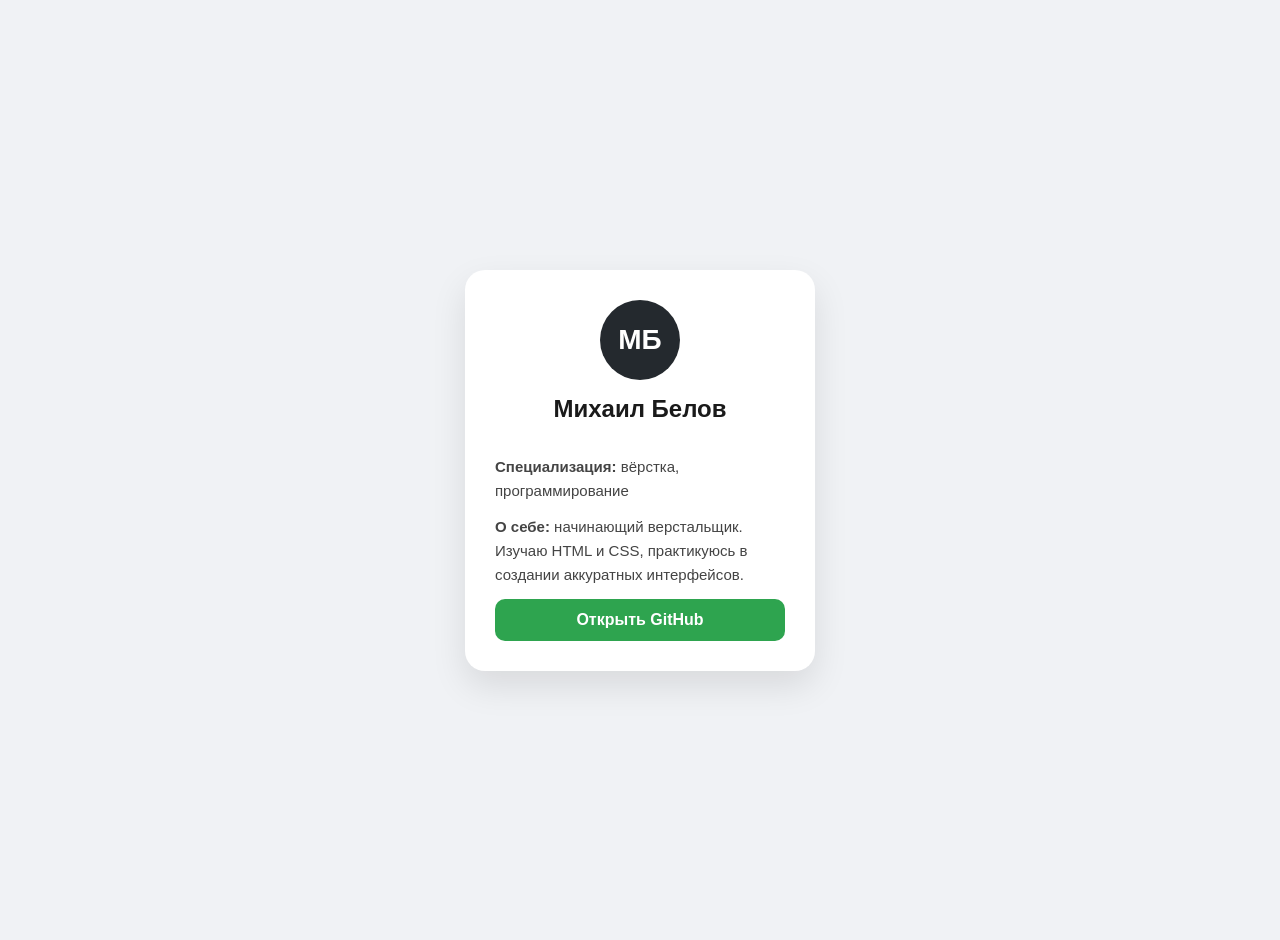
<file: business-card/index.html>
<!DOCTYPE html>
<html lang="ru">
<head>
    <meta charset="UTF-8">
    <meta name="viewport" content="width=device-width, initial-scale=1.0">
    <title>Визитка Михаила</title>
    <link rel="stylesheet" href="style.css">
</head>
<body>

    <div class="card">
        
        <div class="avatar">МБ</div>

       
        <h2 class="user-name">Михаил Белов</h2>
        
        
        <div class="info">
            <p><strong>Специализация:</strong> вёрстка, программирование</p>
            <p><strong>О себе:</strong> начинающий верстальщик. Изучаю HTML и CSS, практикуюсь в создании аккуратных интерфейсов.</p>
        </div>
        
       <a href="https://github.com/mikhail-dev1/css-practice" class="btn" target="_blank">
            Открыть GitHub
        </a>
    </div>

</body>
</html>
</file>
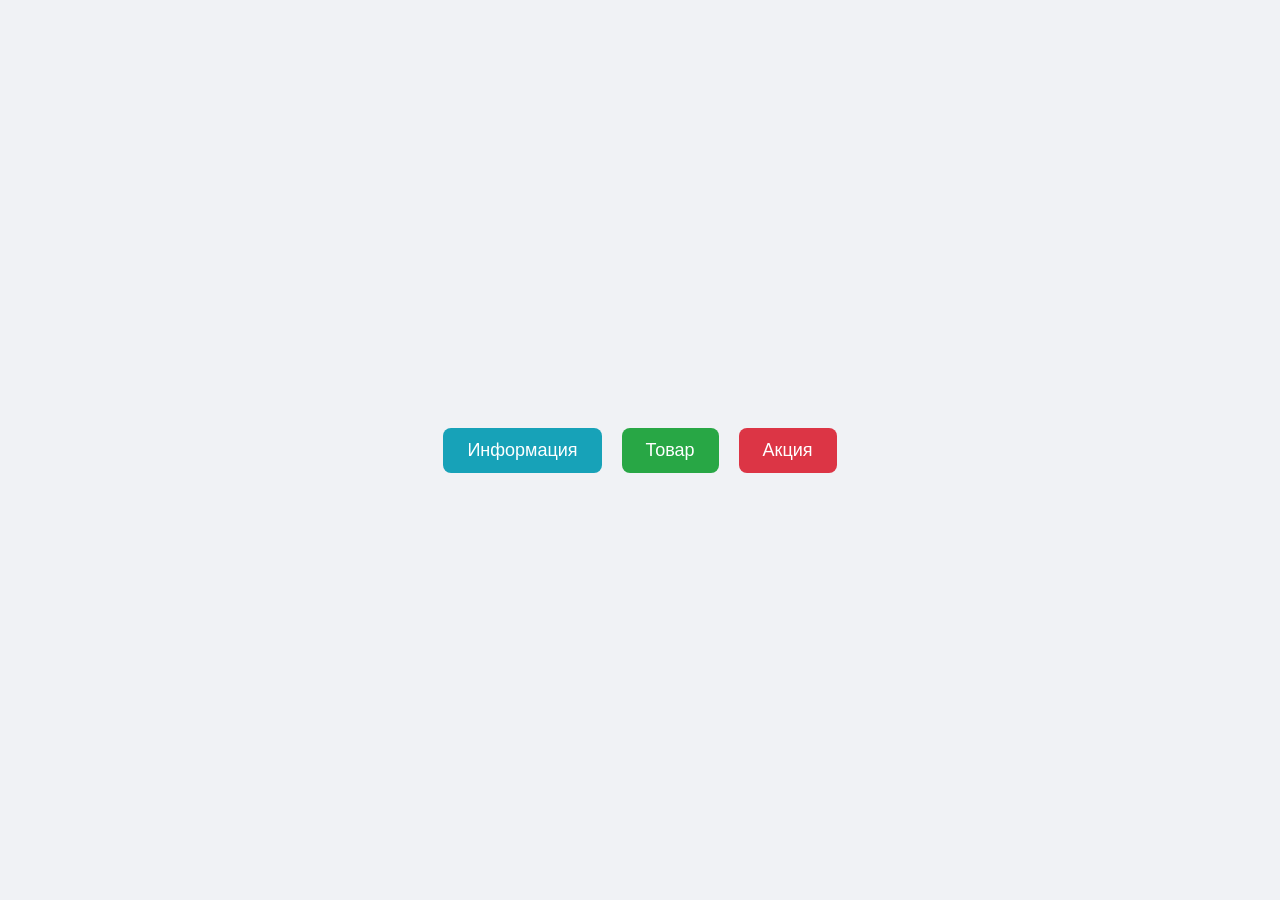
<file: positioning/index.html>
<!DOCTYPE html>
<html lang="ru">
<head>
    <meta charset="UTF-8">
    <title>Всплывающая подсказка</title>
    <link rel="stylesheet" href="style.css">
</head>
<body>
    <div class="container">
        
        <button class="btn info">
            Информация
            <span class="tooltip">Подробнее</span>
        </button>

        <button class="btn buy">
            Товар
            <span class="tooltip">В корзину</span>
        </button>

    
        <button class="btn sale">
            Акция
            <span class="tooltip">Скидка 20%</span>
        </button>
    </div>
</body>
</html>
</file>
<file: business-card/style.css>
body {
    margin: 0;
    padding: 20px;
    display: flex;
    justify-content: center;
    align-items: center;
    min-height: 100vh;
    background-color: #f0f2f5; 
    font-family: 'Segoe UI', Roboto, sans-serif;
}

.card {
    background-color: #ffffff; 
    width: 100%;
    max-width: 350px;
    min-height: 400px; 
    padding: 30px;
    border-radius: 20px;
    box-shadow: 0 15px 35px rgba(0,0,0,0.1);
    display: flex;
    flex-direction: column;
    align-items: center;
    box-sizing: border-box;
}

.avatar {
    width: 80px;
    height: 80px;
    background-color: #24292e; 
    color: white;
    border-radius: 50%;
    display: flex;
    justify-content: center;
    align-items: center;
    font-size: 28px;
    font-weight: bold;
    margin-bottom: 15px;
}

.user-name {
    margin: 0 0 20px 0;
    font-size: 24px;
    color: #1a1a1a;
}

.info {
    width: 100%;
    text-align: left;
}

.info p {
    margin: 12px 0;
    font-size: 15px;
    line-height: 1.6;
    color: #444;
}

.btn {
    margin-top: auto;
    width: 100%;
    padding: 12px;
    background-color: #2ea44f; 
    color: white;
    text-decoration: none;     
    text-align: center;       
    border-radius: 10px;
    font-size: 16px;
    font-weight: 600;
    transition: 0.3s;
    box-sizing: border-box;   
}

.btn:hover {
    background-color: #2c974b;
    box-shadow: 0 5px 15px rgba(46, 164, 79, 0.3);
}
</file>
<file: positioning/style.css>
body {
    margin: 0;
    min-height: 100vh;
    display: flex;
    justify-content: center;
    align-items: center;
    background-color: #f0f2f5;
    gap: 20px; 
}

.container {
    display: flex;
    gap: 20px;
}


.btn {
    position: relative; 
    color: white;
    padding: 12px 24px;
    font-size: 18px;
    border: none;
    border-radius: 8px;
    cursor: pointer;
    transition: 0.3s;
}


.tooltip {
    position: absolute;
    top: 100%;
    left: 50%;
    transform: translateX(-50%) translateY(10px); 
    
    background-color: #2c3e50;
    color: #fff;
    padding: 8px 14px;
    border-radius: 6px;
    font-size: 14px;
    white-space: nowrap;
    z-index: 10;

    
    opacity: 0;            
    visibility: hidden;    
    transition: opacity 0.3s ease, transform 0.3s ease; 
}


.tooltip::before {
    content: "";           
    position: absolute;
    bottom: 100%;      
    left: 50%;
    transform: translateX(-50%);
        border-width: 6px;
    border-style: solid;
    border-color: transparent transparent #2c3e50 transparent; 
}


.btn:hover .tooltip {
    opacity: 1;      
    visibility: visible;  
    transform: translateX(-50%) translateY(5px); 
}


.info { background-color: #17a2b8; }
.buy { background-color: #28a745; }
.sale { background-color: #dc3545; }
</file>
